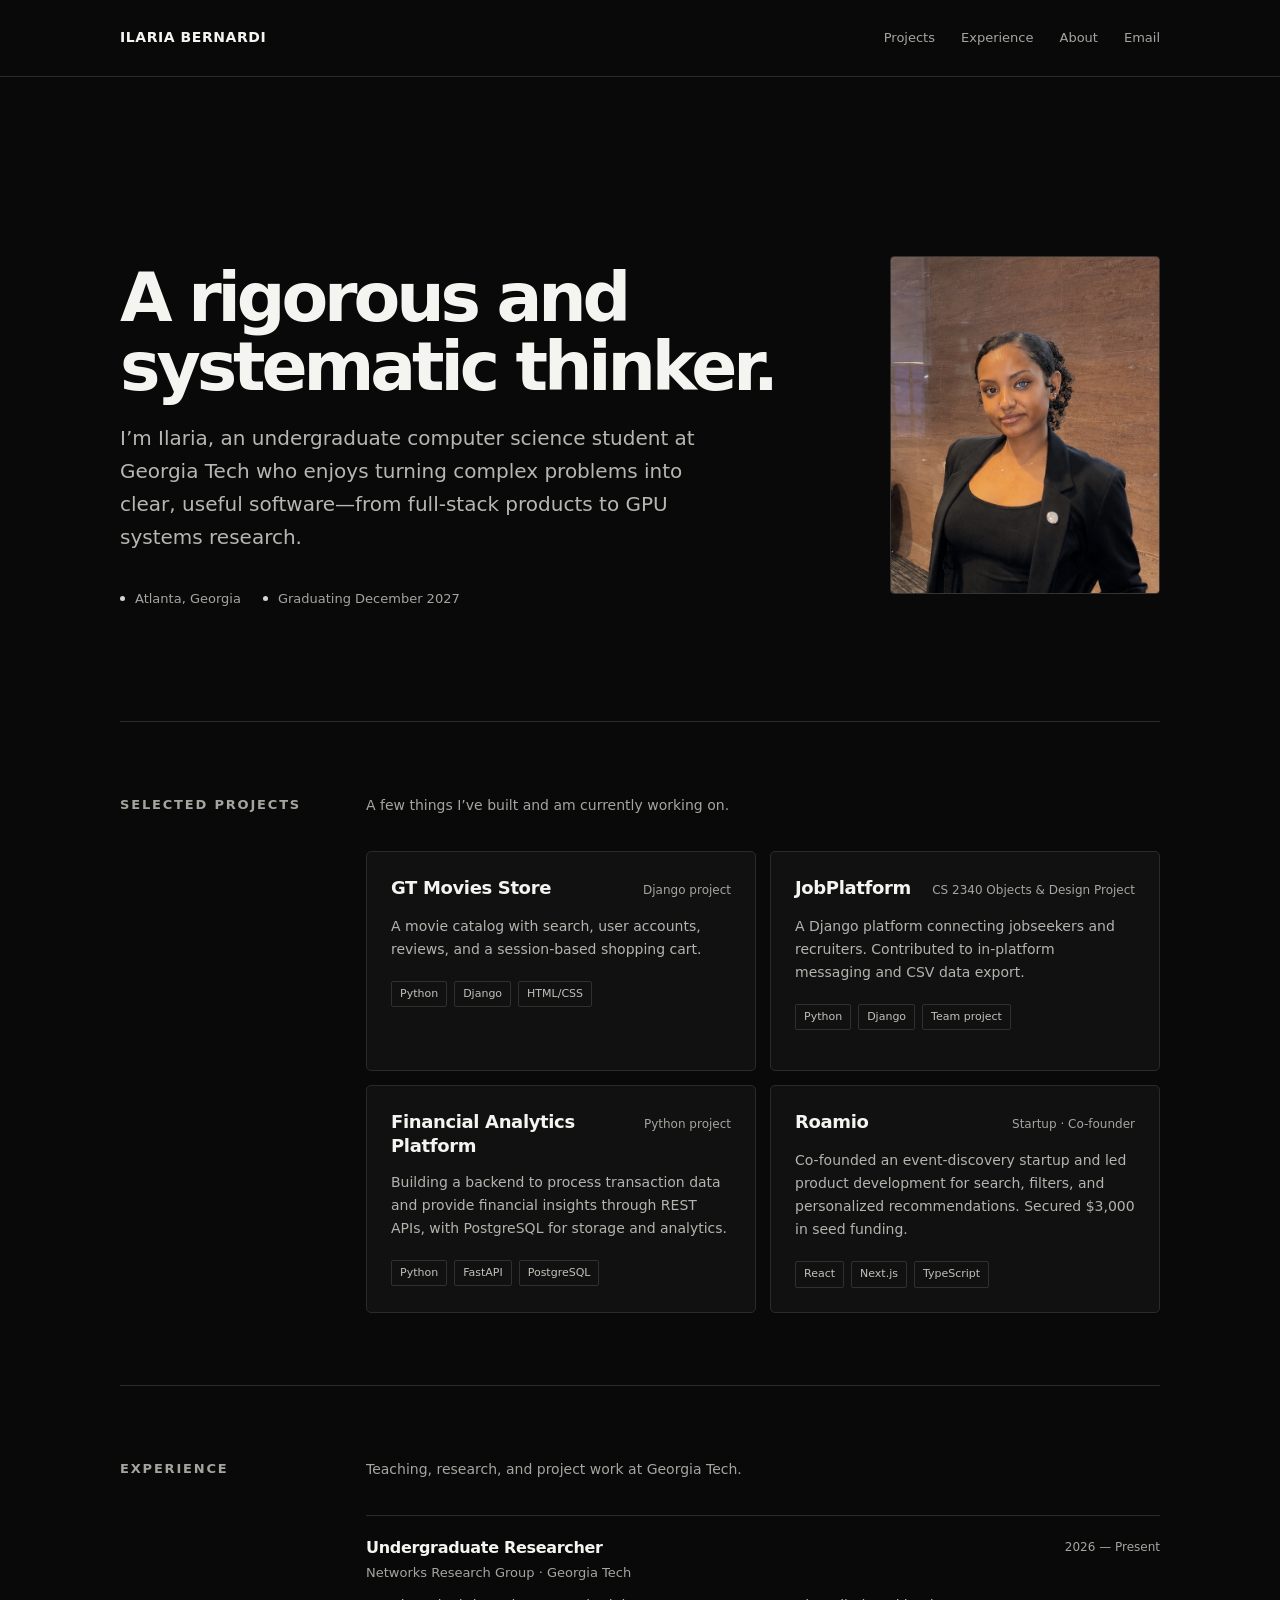
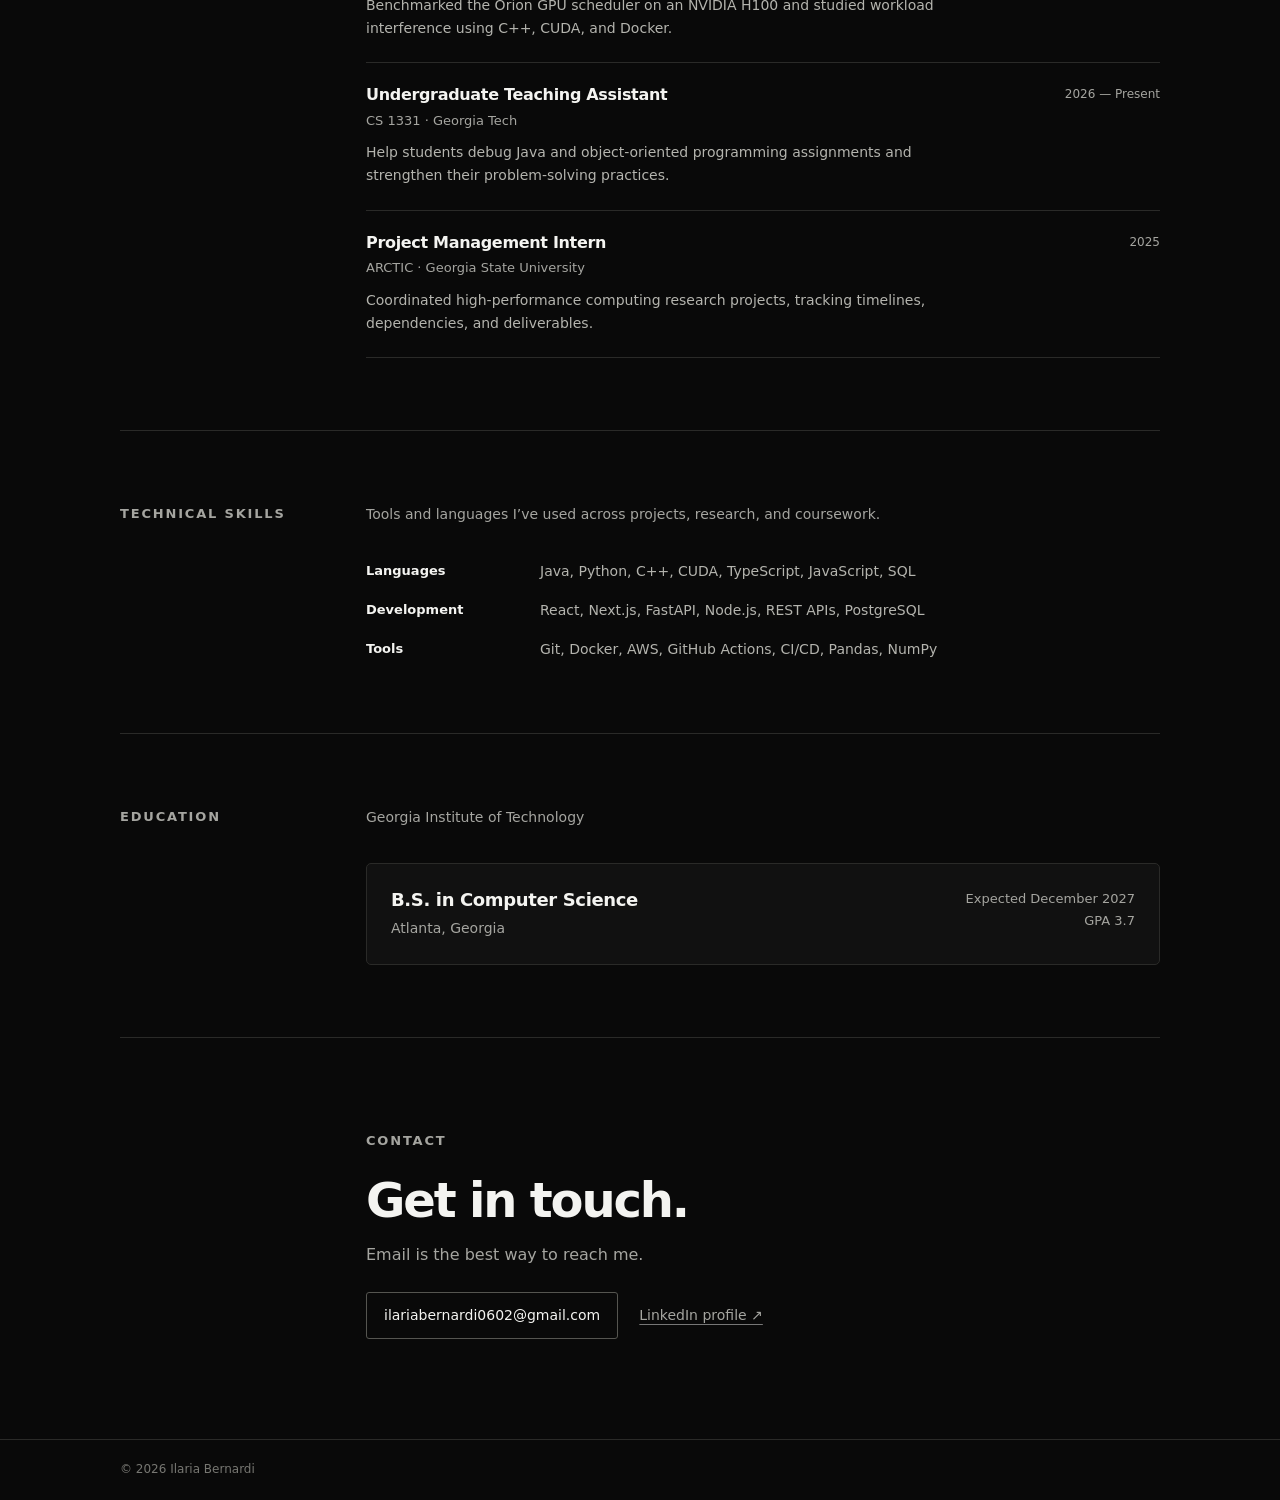
<file: index.html>
<!doctype html>
<html lang="en">
<head>
  <meta charset="utf-8">
  <meta name="viewport" content="width=device-width, initial-scale=1">
  <meta name="description" content="Ilaria Bernardi is a Georgia Tech computer science student interested in software engineering, GPU systems, and thoughtful product development.">
  <title>Ilaria Bernardi — Computer Science</title>
  <style>
    :root {
      color-scheme: dark;
      --bg: #090909;
      --panel: #111111;
      --text: #f4f4f1;
      --muted: #a5a5a0;
      --line: #2a2a28;
      --accent: #d7d7cf;
      --max: 1040px;
    }
    * { box-sizing: border-box; }
    html { scroll-behavior: smooth; }
    body {
      margin: 0;
      background: var(--bg);
      color: var(--text);
      font-family: Inter, ui-sans-serif, system-ui, -apple-system, BlinkMacSystemFont, "Segoe UI", sans-serif;
      font-size: 16px;
      line-height: 1.65;
      -webkit-font-smoothing: antialiased;
    }
    a { color: inherit; text-decoration-color: #777; text-underline-offset: 4px; }
    a:hover { text-decoration-color: var(--text); }
    .wrap { width: min(var(--max), calc(100% - 48px)); margin: 0 auto; }
    header { border-bottom: 1px solid var(--line); }
    nav { min-height: 76px; display: flex; align-items: center; justify-content: space-between; gap: 24px; }
    .brand { font-size: 14px; font-weight: 650; letter-spacing: .04em; text-decoration: none; }
    .nav-links { display: flex; gap: 26px; color: var(--muted); font-size: 13px; }
    .nav-links a { text-decoration: none; }
    .nav-links a:hover { color: var(--text); }
    main { overflow: hidden; }
    .hero { padding: clamp(88px, 14vw, 164px) 0 112px; display: grid; grid-template-columns: minmax(0, 1fr) 270px; align-items: center; gap: clamp(36px, 7vw, 86px); }
    .hero-copy { max-width: 760px; }
    .portrait { width: 270px; aspect-ratio: 4 / 5; object-fit: cover; object-position: center 32%; border: 1px solid #343432; border-radius: 4px; filter: saturate(.84); }
    .eyebrow { color: var(--muted); font-size: 12px; font-weight: 600; letter-spacing: .16em; text-transform: uppercase; }
    h1 { max-width: 720px; margin: 22px 0 20px; font-size: clamp(40px, 6vw, 68px); line-height: 1.02; letter-spacing: -.06em; font-weight: 620; }
    .intro { max-width: 620px; margin: 0; color: #b7b7b2; font-size: clamp(17px, 2vw, 20px); line-height: 1.65; }
    .hero-meta { display: flex; flex-wrap: wrap; gap: 10px 22px; margin-top: 34px; color: var(--muted); font-size: 13px; }
    .hero-meta span::before { content: ""; display: inline-block; width: 5px; height: 5px; margin: 0 10px 2px 0; border-radius: 50%; background: #d6d6d0; }
    section { padding: 72px 0; border-top: 1px solid var(--line); }
    .section-head { display: grid; grid-template-columns: 210px 1fr; gap: 36px; margin-bottom: 34px; }
    h2 { margin: 0; font-size: 13px; letter-spacing: .14em; text-transform: uppercase; color: var(--muted); font-weight: 650; }
    .section-note { margin: 0; max-width: 620px; color: var(--muted); font-size: 14px; }
    .cards { display: grid; grid-template-columns: repeat(2, minmax(0, 1fr)); gap: 14px; margin-left: 246px; }
    .card { min-height: 220px; padding: 24px; background: var(--panel); border: 1px solid var(--line); border-radius: 5px; }
    .card-top { display: flex; justify-content: space-between; gap: 16px; align-items: baseline; }
    h3 { margin: 0; font-size: 18px; line-height: 1.3; font-weight: 580; letter-spacing: -.02em; }
    .date { flex: 0 0 auto; color: var(--muted); font-size: 12px; }
    .card p { margin: 14px 0 0; color: #b4b4ae; font-size: 14px; line-height: 1.65; }
    .tags { display: flex; flex-wrap: wrap; gap: 7px; margin-top: 20px; }
    .tag { border: 1px solid #30302e; border-radius: 2px; padding: 3px 8px; color: #c1c1bb; font-size: 11px; }
    .experience-list { margin-left: 246px; border-top: 1px solid var(--line); }
    .role { display: grid; grid-template-columns: 1fr auto; gap: 20px; padding: 22px 0; border-bottom: 1px solid var(--line); }
    .role h3 { font-size: 16px; }
    .org { margin-top: 4px; color: var(--muted); font-size: 13px; }
    .role p { max-width: 620px; margin: 10px 0 0; color: #b4b4ae; font-size: 14px; }
    .role time { color: var(--muted); font-size: 12px; white-space: nowrap; }
    .skills { margin-left: 246px; display: grid; grid-template-columns: 150px 1fr; gap: 16px 24px; }
    .skills strong { font-size: 13px; font-weight: 550; }
    .skills p { margin: 0; color: #b4b4ae; font-size: 14px; }
    .education { margin-left: 246px; padding: 24px; background: var(--panel); border: 1px solid var(--line); border-radius: 5px; display: flex; justify-content: space-between; gap: 24px; }
    .education p { margin: 5px 0 0; color: var(--muted); font-size: 14px; }
    .education .detail { text-align: right; color: var(--muted); font-size: 13px; white-space: nowrap; }
    .contact { padding: 92px 0 100px; }
    .contact-inner { margin-left: 246px; }
    .contact h2 { margin-bottom: 18px; }
    .contact h3 { font-size: clamp(30px, 5vw, 48px); letter-spacing: -.045em; }
    .contact p { margin: 10px 0 24px; color: var(--muted); }
    .email { display: inline-block; padding: 11px 17px; border: 1px solid #555550; border-radius: 3px; color: var(--text); text-decoration: none; font-size: 14px; }
    .email:hover { background: #f4f4f1; color: #090909; border-color: #f4f4f1; }
    .linkedin { display: inline-block; margin-left: 16px; color: var(--muted); font-size: 14px; }
    .linkedin:hover { color: var(--text); }
    footer { border-top: 1px solid var(--line); color: #777772; font-size: 12px; padding: 20px 0; }
    @media (max-width: 760px) {
      .wrap { width: min(var(--max), calc(100% - 36px)); }
      nav { min-height: 66px; }
      .nav-links { gap: 15px; font-size: 12px; }
      .hero { padding: 86px 0 78px; grid-template-columns: minmax(0, 1fr) 210px; gap: 28px; }
      .portrait { width: 210px; }
      section { padding: 54px 0; }
      .section-head { grid-template-columns: 1fr; gap: 12px; margin-bottom: 24px; }
      .cards, .experience-list, .skills, .education, .contact-inner { margin-left: 0; }
      .cards { grid-template-columns: 1fr; }
      .education { align-items: flex-start; }
    }
    @media (max-width: 480px) {
      .nav-links { gap: 11px; }
      .nav-links a:nth-child(3) { display: none; }
      .hero { grid-template-columns: 1fr; gap: 28px; padding-top: 72px; }
      .portrait { width: min(100%, 300px); aspect-ratio: 4 / 4.5; object-position: center 30%; }
      .card-top { display: block; }
      .date { display: block; margin-top: 5px; }
      .role { grid-template-columns: 1fr; gap: 4px; }
      .education { display: block; }
      .education .detail { text-align: left; margin-top: 12px; }
      .skills { grid-template-columns: 1fr; gap: 5px; margin-bottom: 16px; }
    }
  </style>
</head>
<body>
  <header>
    <nav class="wrap" aria-label="Main navigation">
      <a class="brand" href="#top">ILARIA BERNARDI</a>
      <div class="nav-links">
        <a href="#projects">Projects</a>
        <a href="#experience">Experience</a>
        <a href="#about">About</a>
        <a href="#contact">Email</a>
      </div>
    </nav>
  </header>
  <main id="top">
    <div class="wrap">
      <section class="hero" style="border-top:0">
        <div class="hero-copy">
          <h1>A rigorous and systematic thinker.</h1>
          <p class="intro">I’m Ilaria, an undergraduate computer science student at Georgia Tech who enjoys turning complex problems into clear, useful software—from full-stack products to GPU systems research.</p>
          <div class="hero-meta"><span>Atlanta, Georgia</span><span>Graduating December 2027</span></div>
        </div>
        <img class="portrait" src="assets/ilaria.jpg" alt="Ilaria Bernardi" width="270" height="338">
      </section>

      <section id="projects">
        <div class="section-head">
          <h2>Selected projects</h2>
          <p class="section-note">A few things I’ve built and am currently working on.</p>
        </div>
        <div class="cards">
          <article class="card">
            <div class="card-top"><h3>GT Movies Store</h3><span class="date">Django project</span></div>
            <p>A movie catalog with search, user accounts, reviews, and a session-based shopping cart.</p>
            <div class="tags"><span class="tag">Python</span><span class="tag">Django</span><span class="tag">HTML/CSS</span></div>
          </article>
          <article class="card">
            <div class="card-top"><h3>JobPlatform</h3><span class="date">CS 2340 Objects &amp; Design Project</span></div>
            <p>A Django platform connecting jobseekers and recruiters. Contributed to in-platform messaging and CSV data export.</p>
            <div class="tags"><span class="tag">Python</span><span class="tag">Django</span><span class="tag">Team project</span></div>
          </article>
          <article class="card">
            <div class="card-top"><h3>Financial Analytics Platform</h3><span class="date">Python project</span></div>
            <p>Building a backend to process transaction data and provide financial insights through REST APIs, with PostgreSQL for storage and analytics.</p>
            <div class="tags"><span class="tag">Python</span><span class="tag">FastAPI</span><span class="tag">PostgreSQL</span></div>
          </article>
          <article class="card">
            <div class="card-top"><h3>Roamio</h3><span class="date">Startup · Co-founder</span></div>
            <p>Co-founded an event-discovery startup and led product development for search, filters, and personalized recommendations. Secured $3,000 in seed funding.</p>
            <div class="tags"><span class="tag">React</span><span class="tag">Next.js</span><span class="tag">TypeScript</span></div>
          </article>
        </div>
      </section>

      <section id="experience">
        <div class="section-head">
          <h2>Experience</h2>
          <p class="section-note">Teaching, research, and project work at Georgia Tech.</p>
        </div>
        <div class="experience-list">
          <article class="role">
            <div><h3>Undergraduate Researcher</h3><div class="org">Networks Research Group · Georgia Tech</div><p>Benchmarked the Orion GPU scheduler on an NVIDIA H100 and studied workload interference using C++, CUDA, and Docker.</p></div>
            <time>2026 — Present</time>
          </article>
          <article class="role">
            <div><h3>Undergraduate Teaching Assistant</h3><div class="org">CS 1331 · Georgia Tech</div><p>Help students debug Java and object-oriented programming assignments and strengthen their problem-solving practices.</p></div>
            <time>2026 — Present</time>
          </article>
          <article class="role">
            <div><h3>Project Management Intern</h3><div class="org">ARCTIC · Georgia State University</div><p>Coordinated high-performance computing research projects, tracking timelines, dependencies, and deliverables.</p></div>
            <time>2025</time>
          </article>
        </div>
      </section>

      <section id="about">
        <div class="section-head">
          <h2>Technical skills</h2>
          <p class="section-note">Tools and languages I’ve used across projects, research, and coursework.</p>
        </div>
        <div class="skills">
          <strong>Languages</strong><p>Java, Python, C++, CUDA, TypeScript, JavaScript, SQL</p>
          <strong>Development</strong><p>React, Next.js, FastAPI, Node.js, REST APIs, PostgreSQL</p>
          <strong>Tools</strong><p>Git, Docker, AWS, GitHub Actions, CI/CD, Pandas, NumPy</p>
        </div>
      </section>

      <section>
        <div class="section-head">
          <h2>Education</h2>
          <p class="section-note">Georgia Institute of Technology</p>
        </div>
        <div class="education">
          <div><h3>B.S. in Computer Science</h3><p>Atlanta, Georgia</p></div>
          <div class="detail">Expected December 2027<br>GPA 3.7</div>
        </div>
      </section>

      <section class="contact" id="contact">
        <div class="contact-inner">
          <h2>Contact</h2>
          <h3>Get in touch.</h3>
          <p>Email is the best way to reach me.</p>
          <a class="email" href="mailto:ilariabernardi0602@gmail.com">ilariabernardi0602@gmail.com</a>
          <a class="linkedin" href="https://www.linkedin.com/in/ilariabernardi/" target="_blank" rel="noopener noreferrer">LinkedIn profile ↗</a>
        </div>
      </section>
    </div>
  </main>
  <footer><div class="wrap">© 2026 Ilaria Bernardi</div></footer>
</body>
</html>
</file>
